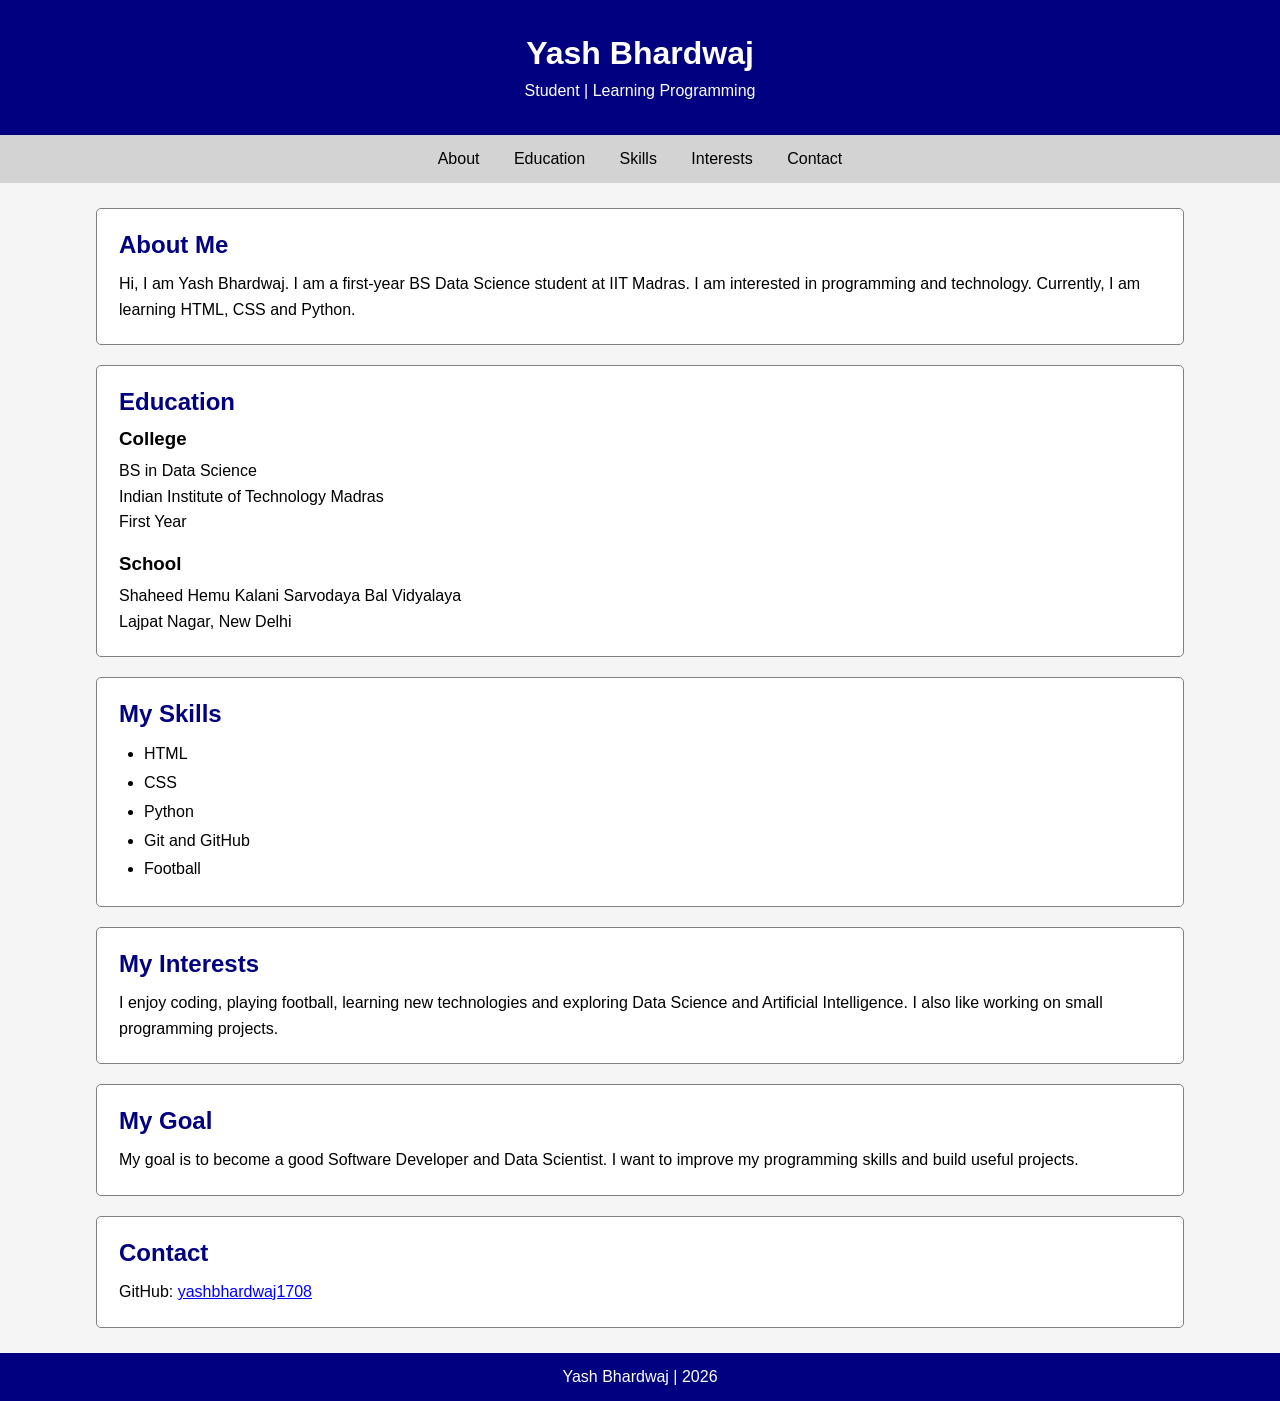
<file: index.html>
<!DOCTYPE html>
<html>
<head>
    <title>Yash's Portfolio</title>
    <link rel="stylesheet" href="style.css">
</head>

<body>

    <header>
        <h1>Yash Bhardwaj</h1>
        <p>Student | Learning Programming</p>
    </header>

    <nav>
        <a href="#about">About</a>
        <a href="#education">Education</a>
        <a href="#skills">Skills</a>
        <a href="#interests">Interests</a>
        <a href="#contact">Contact</a>
    </nav>

    <main>

        <section id="about">
            <h2>About Me</h2>
            <p>
                Hi, I am Yash Bhardwaj. I am a first-year
                BS Data Science student at IIT Madras.
                I am interested in programming and technology.
                Currently, I am learning HTML, CSS and Python.
            </p>
        </section>

        <section id="education">
            <h2>Education</h2>

            <h3>College</h3>
            <p>BS in Data Science</p>
            <p>Indian Institute of Technology Madras</p>
            <p>First Year</p>

            <br>

            <h3>School</h3>
            <p>Shaheed Hemu Kalani Sarvodaya Bal Vidyalaya</p>
            <p>Lajpat Nagar, New Delhi</p>
        </section>

        <section id="skills">
            <h2>My Skills</h2>
            <ul>
                <li>HTML</li>
                <li>CSS</li>
                <li>Python</li>
                <li>Git and GitHub</li>
                <li>Football</li>
            </ul>
        </section>

        <section id="interests">
            <h2>My Interests</h2>
            <p>
                I enjoy coding, playing football,
                learning new technologies and exploring
                Data Science and Artificial Intelligence.
                I also like working on small programming projects.
            </p>
        </section>

        <section>
            <h2>My Goal</h2>
            <p>
                My goal is to become a good Software Developer
                and Data Scientist. I want to improve my
                programming skills and build useful projects.
            </p>
        </section>

        <section id="contact">
            <h2>Contact</h2>
            <p>
                GitHub:
                <a href="https://github.com/yashbhardwaj1708" target="_blank">
                    yashbhardwaj1708
                </a>
            </p>
        </section>

    </main>

    <footer>
        <p>Yash Bhardwaj | 2026</p>
    </footer>

</body>
</html>
</file>
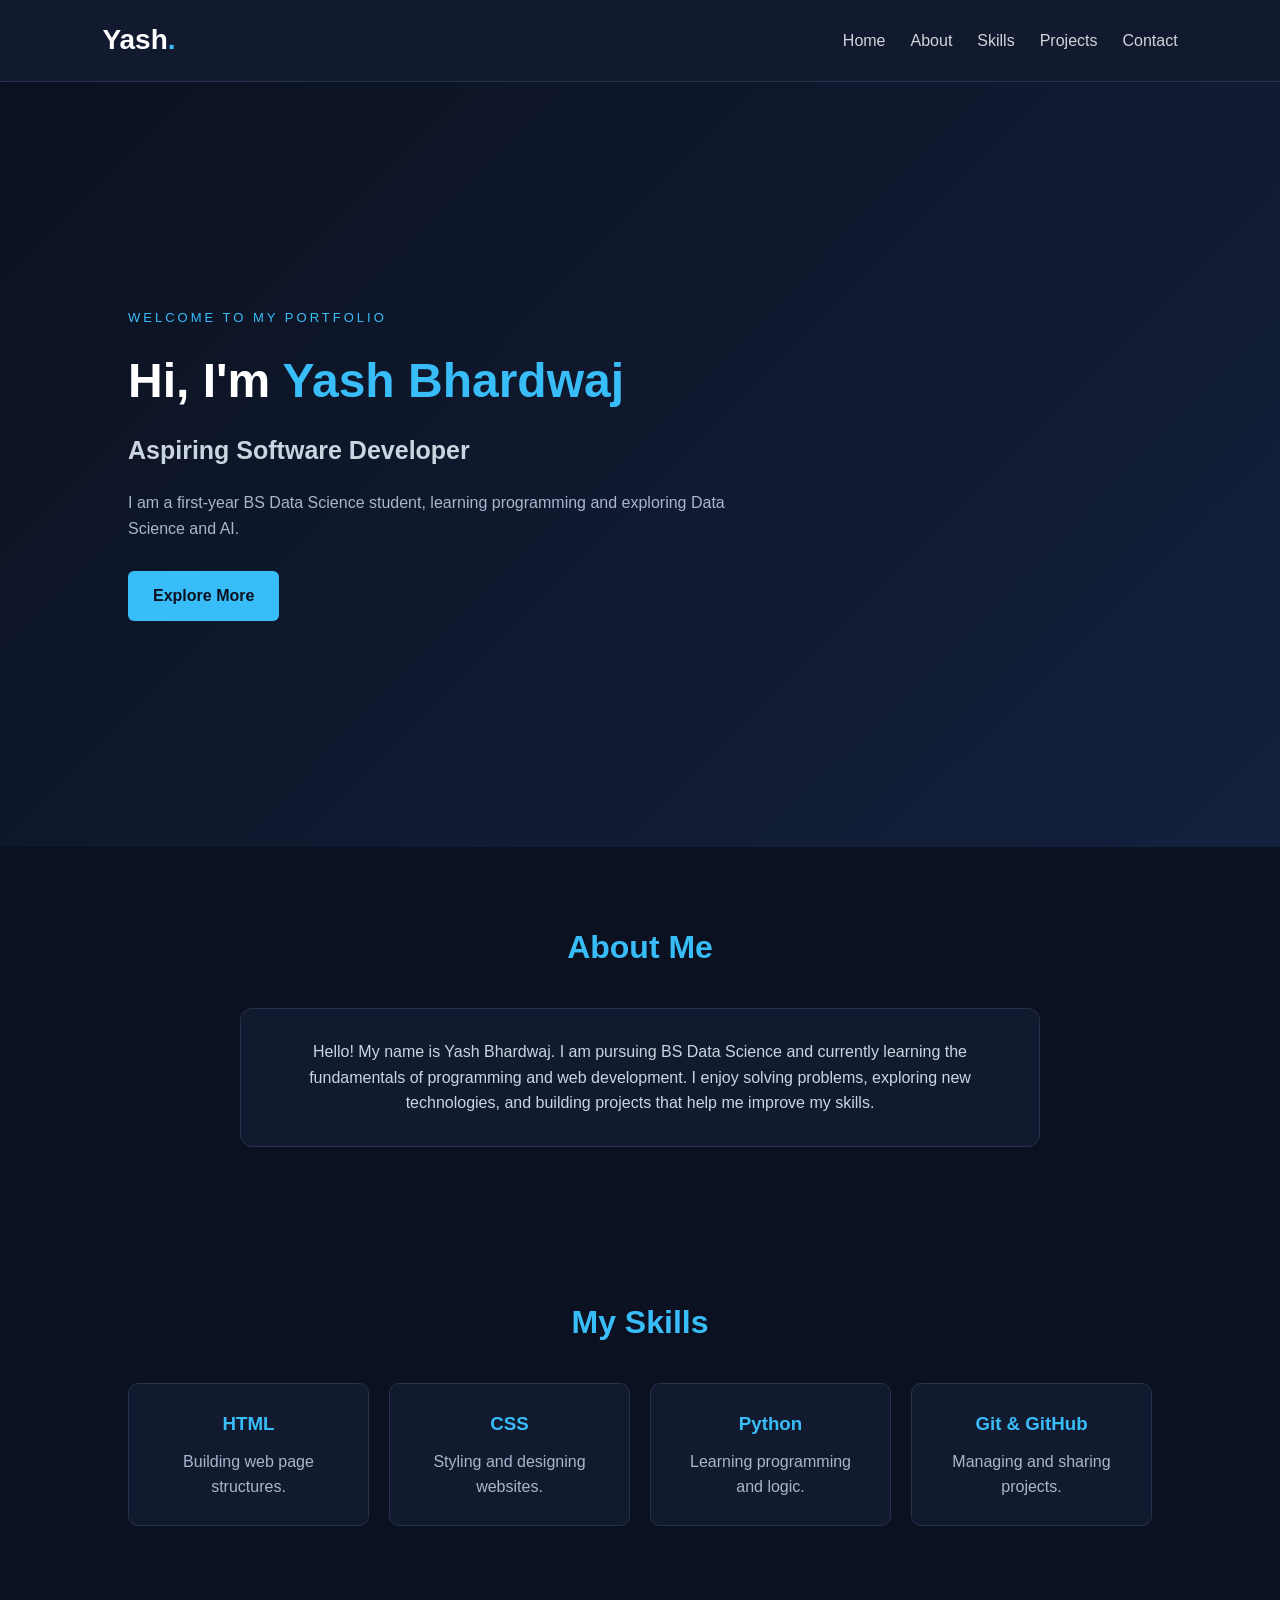
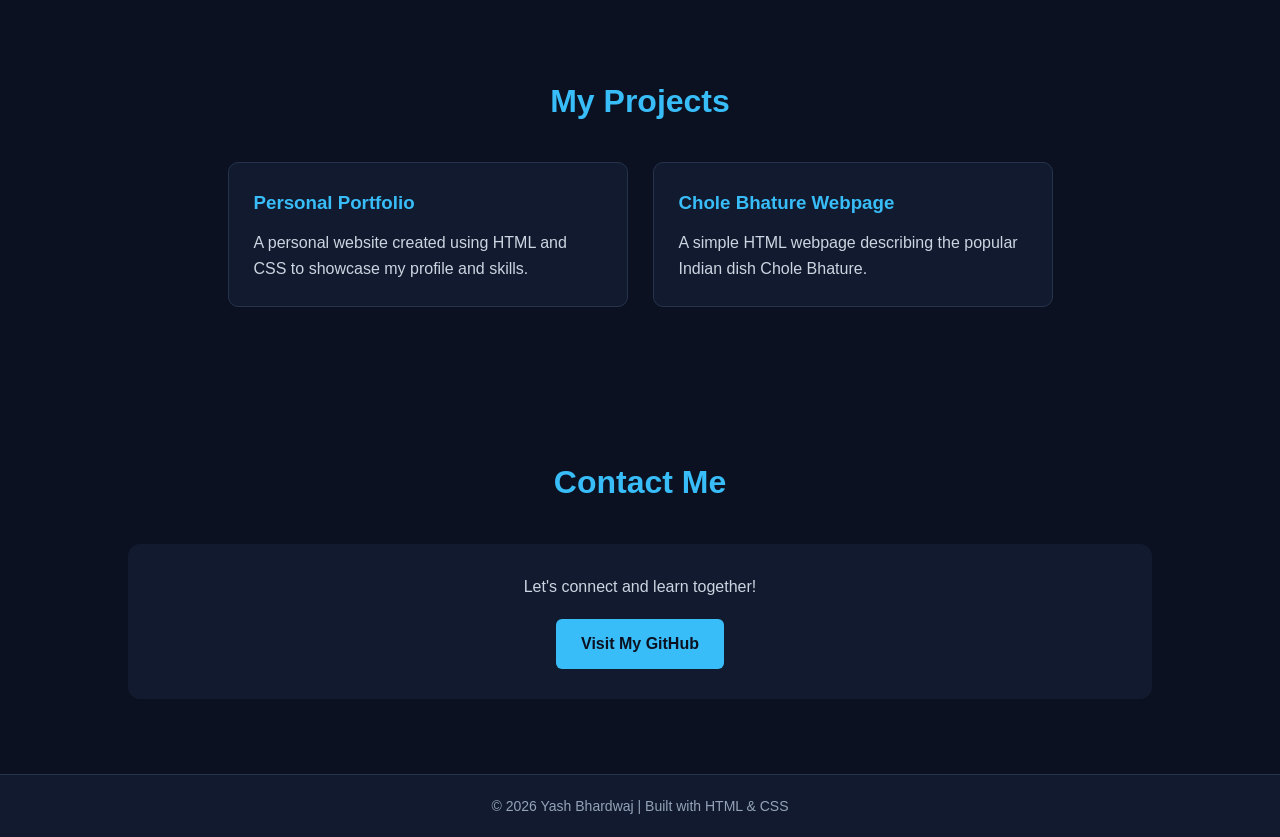
<file: OneDrive/Desktop/my portfolio/index.html>
<!DOCTYPE html>
<html lang="en">
<head>
    <meta charset="UTF-8">
    <meta name="viewport" content="width=device-width, initial-scale=1.0">

    <title>Yash Bhardwaj | Portfolio</title>

    <!-- External CSS file -->
    <link rel="stylesheet" href="style.css">
</head>
<body>

    <!-- Navigation Bar -->
    <header>
        <nav class="navbar">
            <h2 class="logo">Yash<span>.</span></h2>

            <ul>
                <li><a href="#home">Home</a></li>
                <li><a href="#about">About</a></li>
                <li><a href="#skills">Skills</a></li>
                <li><a href="#projects">Projects</a></li>
                <li><a href="#contact">Contact</a></li>
            </ul>
        </nav>
    </header>

    <!-- Home Section -->
    <section id="home" class="hero">
        <div class="hero-content">
            <p class="welcome">WELCOME TO MY PORTFOLIO</p>

            <h1>Hi, I'm <span>Yash Bhardwaj</span></h1>

            <h2>Aspiring Software Developer</h2>

            <p>
                I am a first-year BS Data Science student,
                learning programming and exploring Data Science and AI.
            </p>

            <a href="#about" class="btn">Explore More</a>
        </div>
    </section>

    <!-- About Section -->
    <section id="about" class="section">
        <h2 class="section-title">About Me</h2>

        <div class="about-box">
            <p>
                Hello! My name is Yash Bhardwaj.
                I am pursuing BS Data Science and currently
                learning the fundamentals of programming and web development.
                I enjoy solving problems, exploring new technologies,
                and building projects that help me improve my skills.
            </p>
        </div>
    </section>

    <!-- Skills Section -->
    <section id="skills" class="section">
        <h2 class="section-title">My Skills</h2>

        <div class="skills-container">
            <div class="skill-card">
                <h3>HTML</h3>
                <p>Building web page structures.</p>
            </div>

            <div class="skill-card">
                <h3>CSS</h3>
                <p>Styling and designing websites.</p>
            </div>

            <div class="skill-card">
                <h3>Python</h3>
                <p>Learning programming and logic.</p>
            </div>

            <div class="skill-card">
                <h3>Git & GitHub</h3>
                <p>Managing and sharing projects.</p>
            </div>
        </div>
    </section>

    <!-- Projects Section -->
    <section id="projects" class="section">
        <h2 class="section-title">My Projects</h2>

        <div class="projects-container">
            <div class="project-card">
                <h3>Personal Portfolio</h3>
                <p>
                    A personal website created using HTML and CSS
                    to showcase my profile and skills.
                </p>
            </div>

            <div class="project-card">
                <h3>Chole Bhature Webpage</h3>
                <p>
                    A simple HTML webpage describing
                    the popular Indian dish Chole Bhature.
                </p>
            </div>
        </div>
    </section>

    <!-- Contact Section -->
    <section id="contact" class="section">
        <h2 class="section-title">Contact Me</h2>

        <div class="contact-box">
            <p>Let's connect and learn together!</p>

            <a href="https://github.com/yashbhardwaj1708"
               target="_blank" class="btn">
                Visit My GitHub
            </a>
        </div>
    </section>

    <!-- Footer -->
    <footer>
        <p>© 2026 Yash Bhardwaj | Built with HTML & CSS</p>
    </footer>

</body>
</html>
</file>
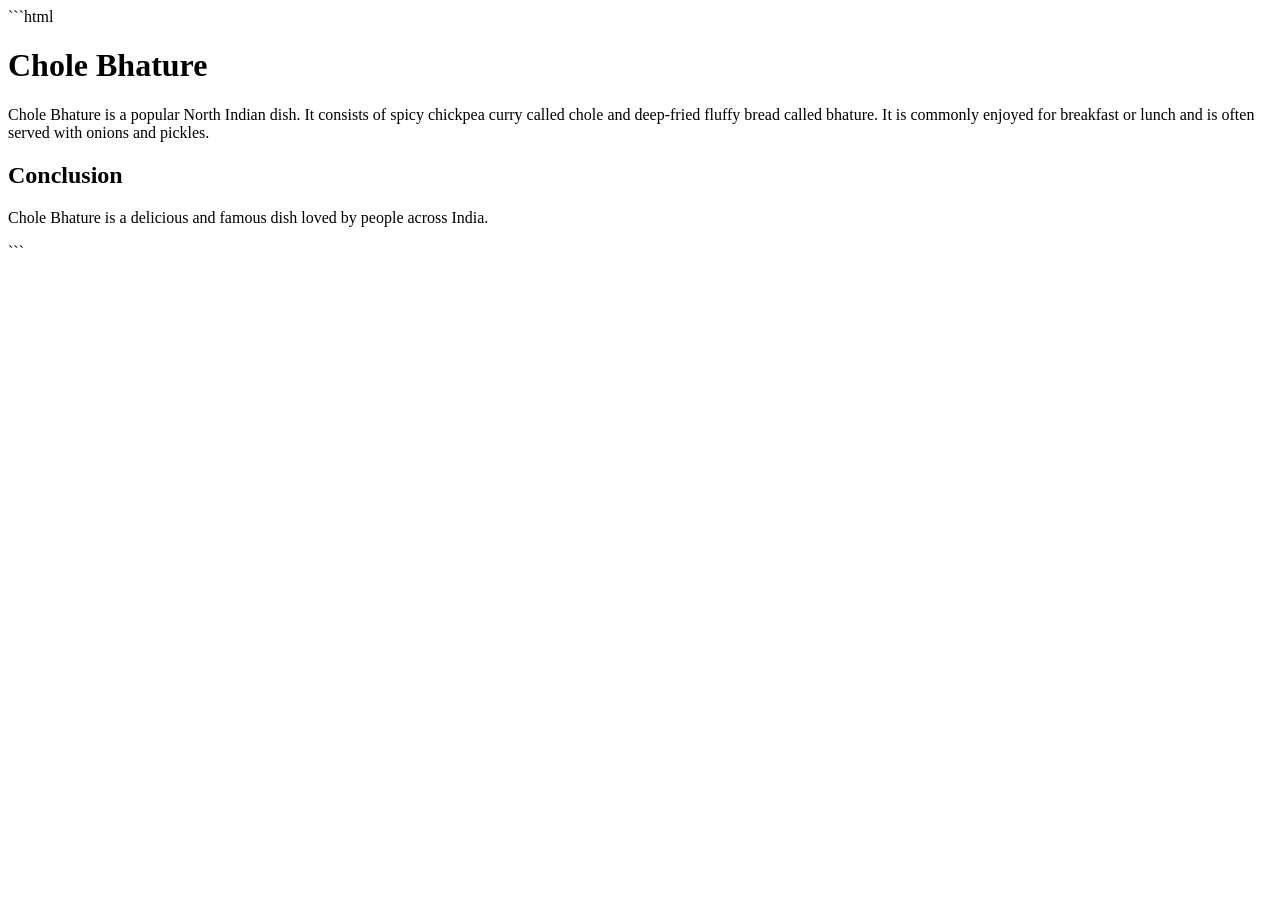
<file: python/cholebhature.html>
```html
<!DOCTYPE html>
<html lang="en">
<head>
    <meta charset="UTF-8">
    <meta name="viewport" content="width=device-width, initial-scale=1.0">
    <title>Chole Bhature</title>
</head>
<body>

    <h1>Chole Bhature</h1>

    <p>
        Chole Bhature is a popular North Indian dish.
        It consists of spicy chickpea curry called chole
        and deep-fried fluffy bread called bhature.
        It is commonly enjoyed for breakfast or lunch
        and is often served with onions and pickles.
    </p>

    <h2>Conclusion</h2>
    <p>
        Chole Bhature is a delicious and famous dish
        loved by people across India.
    </p>

</body>
</html>
```
</file>
<file: style.css>
* {
    margin: 0;
    padding: 0;
    box-sizing: border-box;
}

html {
    scroll-behavior: smooth;
}

body {
    font-family: Arial, sans-serif;
    background-color: whitesmoke;
    color: black;
}

header {
    background-color: navy;
    color: white;
    text-align: center;
    padding: 35px;
}

header h1 {
    margin-bottom: 10px;
}

nav {
    background-color: lightgray;
    text-align: center;
    padding: 15px;
}

nav a {
    color: black;
    text-decoration: none;
    margin: 15px;
}

nav a:hover {
    color: blue;
}

main {
    width: 85%;
    margin: 25px auto;
}

section {
    background-color: white;
    padding: 22px;
    margin-bottom: 20px;
    border: 1px solid gray;
    border-radius: 5px;
    scroll-margin-top: 15px;
}

section h2 {
    color: navy;
    margin-bottom: 12px;
}

section h3 {
    margin-bottom: 8px;
}

section p {
    line-height: 1.6;
}

section ul {
    padding-left: 25px;
    line-height: 1.8;
}

section a {
    color: blue;
}

footer {
    background-color: navy;
    color: white;
    text-align: center;
    padding: 15px;
}

@media (max-width: 600px) {

    main {
        width: 95%;
    }

    nav a {
        display: inline-block;
        margin: 8px;
    }

    header h1 {
        font-size: 28px;
    }

}
</file>
<file: OneDrive/Desktop/my portfolio/style.css>
/* Basic Reset */
* {
    margin: 0;
    padding: 0;
    box-sizing: border-box;
    scroll-behavior: smooth;
}

/* Body */
body {
    font-family: Arial, sans-serif;
    background-color: #0b1120;
    color: #ffffff;
    line-height: 1.6;
}

/* Navigation Bar */
header {
    background-color: #111a2e;
    padding: 18px 8%;
    border-bottom: 1px solid #26334d;
}

.navbar {
    display: flex;
    justify-content: space-between;
    align-items: center;
}

.logo {
    font-size: 28px;
    color: #ffffff;
}

.logo span {
    color: #38bdf8;
}

.navbar ul {
    display: flex;
    list-style: none;
    gap: 25px;
}

.navbar a {
    text-decoration: none;
    color: #d1d5db;
    transition: 0.3s;
}

.navbar a:hover {
    color: #38bdf8;
}

/* Home Section */
.hero {
    min-height: 85vh;
    display: flex;
    align-items: center;
    padding: 70px 10%;
    background: linear-gradient(135deg, #0b1120, #14213d);
}

.hero-content {
    max-width: 750px;
}

.welcome {
    color: #38bdf8;
    letter-spacing: 3px;
    font-size: 13px;
    margin-bottom: 15px;
}

.hero h1 {
    font-size: 48px;
    margin-bottom: 10px;
}

.hero h1 span {
    color: #38bdf8;
}

.hero h2 {
    font-size: 25px;
    color: #cbd5e1;
    margin-bottom: 20px;
}

.hero-content > p:not(.welcome) {
    color: #aab6cc;
    max-width: 600px;
    margin-bottom: 30px;
}

/* Buttons */
.btn {
    display: inline-block;
    padding: 12px 25px;
    background-color: #38bdf8;
    color: #0b1120;
    text-decoration: none;
    font-weight: bold;
    border-radius: 6px;
    transition: 0.3s;
}

.btn:hover {
    background-color: #ffffff;
    transform: translateY(-3px);
}

/* Common Sections */
.section {
    padding: 75px 10%;
}

.section-title {
    text-align: center;
    font-size: 32px;
    margin-bottom: 35px;
    color: #38bdf8;
}

/* About Section */
.about-box {
    max-width: 800px;
    margin: auto;
    padding: 30px;
    background-color: #111a2e;
    border: 1px solid #26334d;
    border-radius: 12px;
    color: #cbd5e1;
    text-align: center;
}

/* Skills Section */
.skills-container {
    display: flex;
    flex-wrap: wrap;
    justify-content: center;
    gap: 20px;
}

.skill-card {
    flex: 1 1 200px;
    max-width: 260px;
    padding: 25px;
    text-align: center;
    background-color: #111a2e;
    border: 1px solid #26334d;
    border-radius: 10px;
    transition: 0.3s;
}

.skill-card:hover {
    border-color: #38bdf8;
    transform: translateY(-5px);
}

.skill-card h3 {
    color: #38bdf8;
    margin-bottom: 10px;
}

.skill-card p {
    color: #aab6cc;
}

/* Projects Section */
.projects-container {
    display: flex;
    flex-wrap: wrap;
    justify-content: center;
    gap: 25px;
}

.project-card {
    flex: 1 1 280px;
    max-width: 400px;
    padding: 25px;
    background-color: #111a2e;
    border: 1px solid #26334d;
    border-radius: 10px;
    transition: 0.3s;
}

.project-card:hover {
    border-color: #38bdf8;
    transform: translateY(-5px);
}

.project-card h3 {
    color: #38bdf8;
    margin-bottom: 12px;
}

.project-card p {
    color: #cbd5e1;
}

/* Contact Section */
.contact-box {
    text-align: center;
    padding: 30px;
    background-color: #111a2e;
    border-radius: 12px;
}

.contact-box p {
    color: #cbd5e1;
    margin-bottom: 20px;
}

/* Footer */
footer {
    text-align: center;
    padding: 20px;
    background-color: #111a2e;
    color: #94a3b8;
    border-top: 1px solid #26334d;
    font-size: 14px;
}

/* Mobile Responsive Design */
@media (max-width: 700px) {

    .navbar {
        flex-direction: column;
        gap: 15px;
    }

    .navbar ul {
        flex-wrap: wrap;
        justify-content: center;
        gap: 12px;
    }

    .hero {
        min-height: 70vh;
        padding: 60px 7%;
    }

    .hero h1 {
        font-size: 34px;
    }

    .hero h2 {
        font-size: 21px;
    }

    .section {
        padding: 55px 7%;
    }
}
</file>
